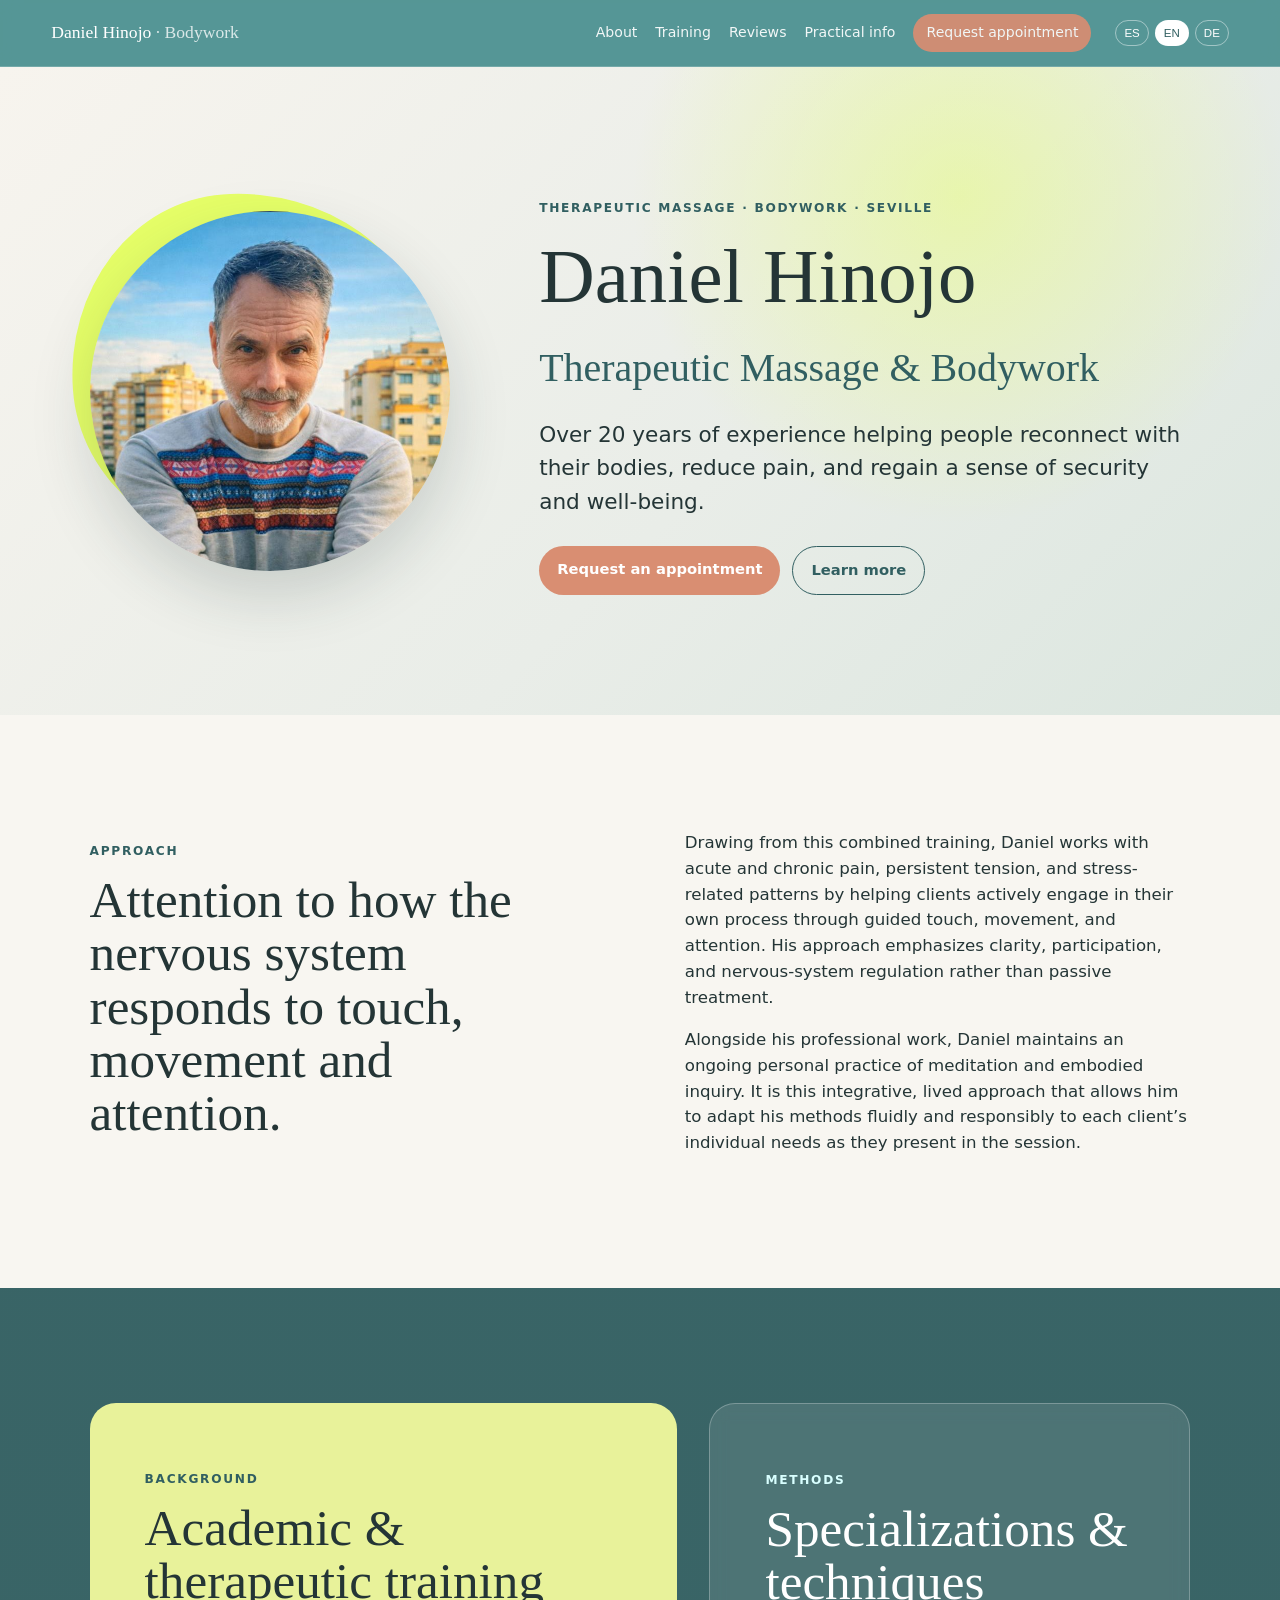
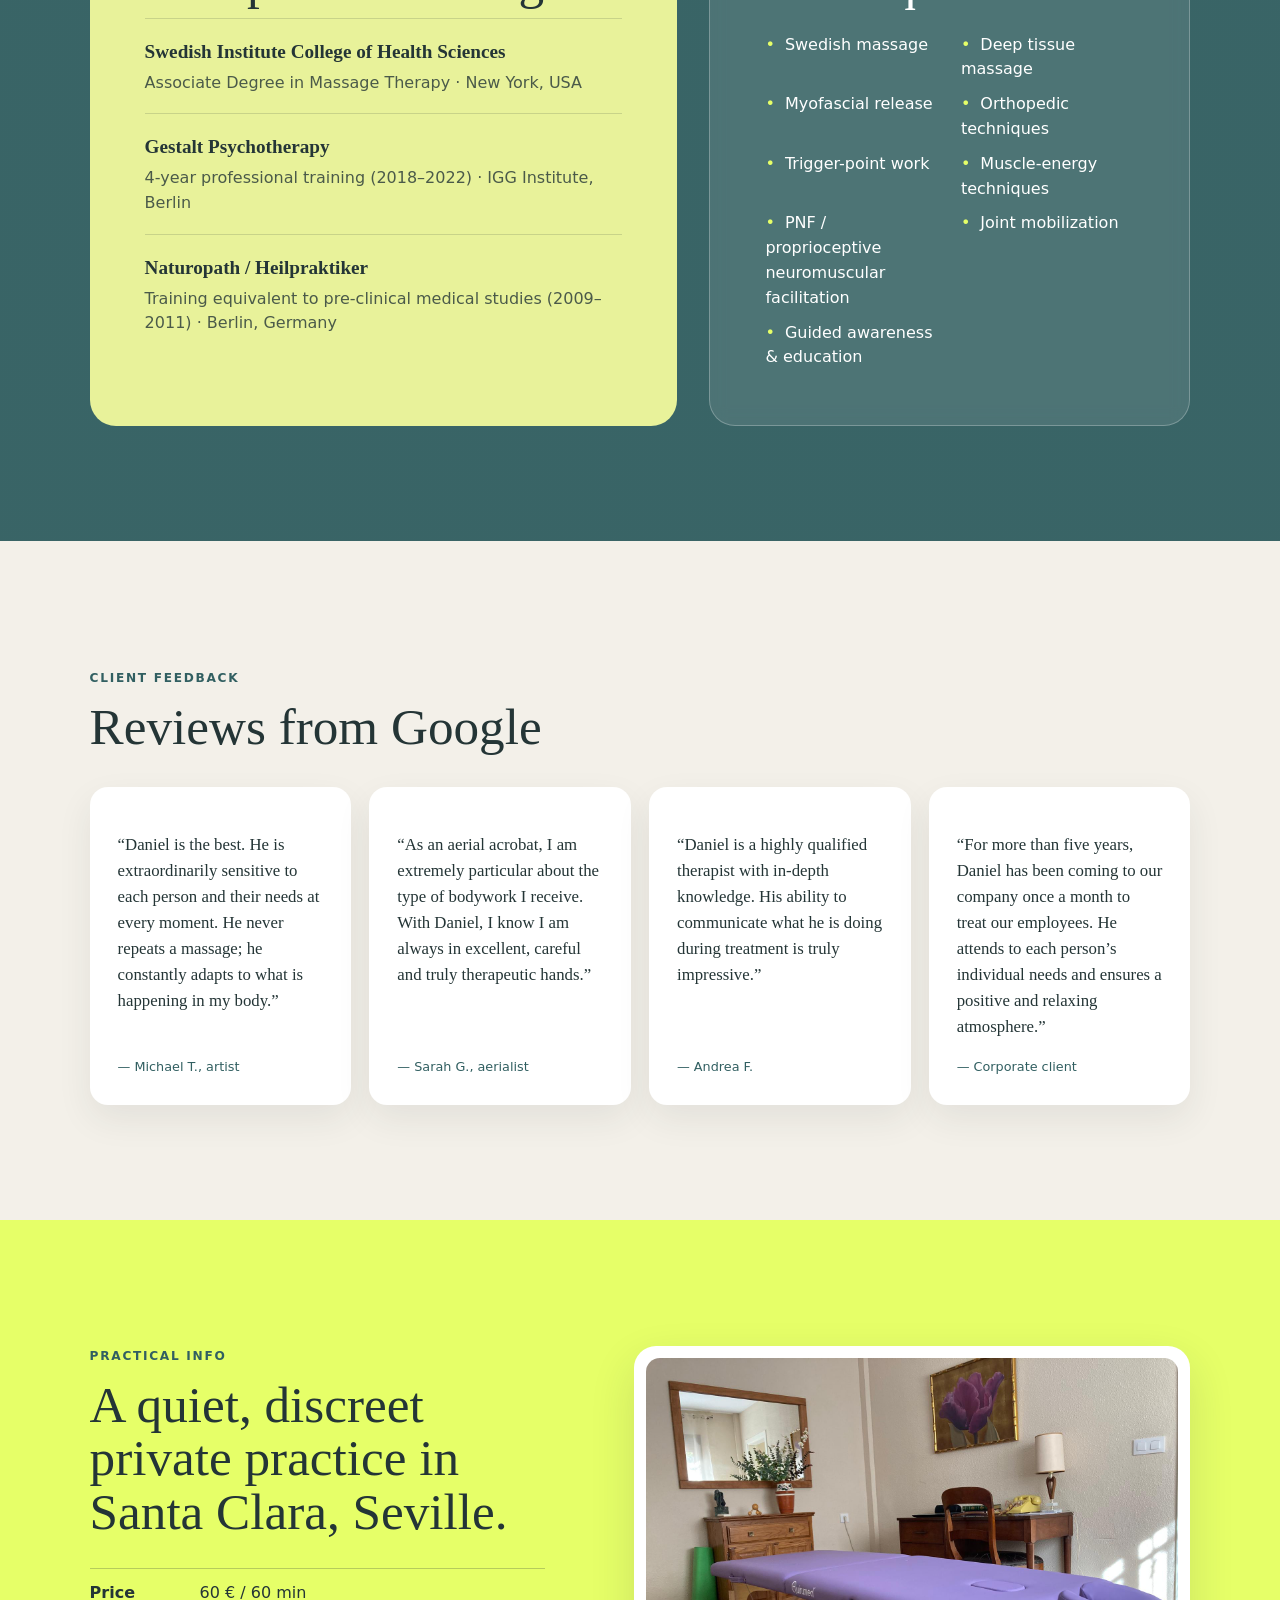
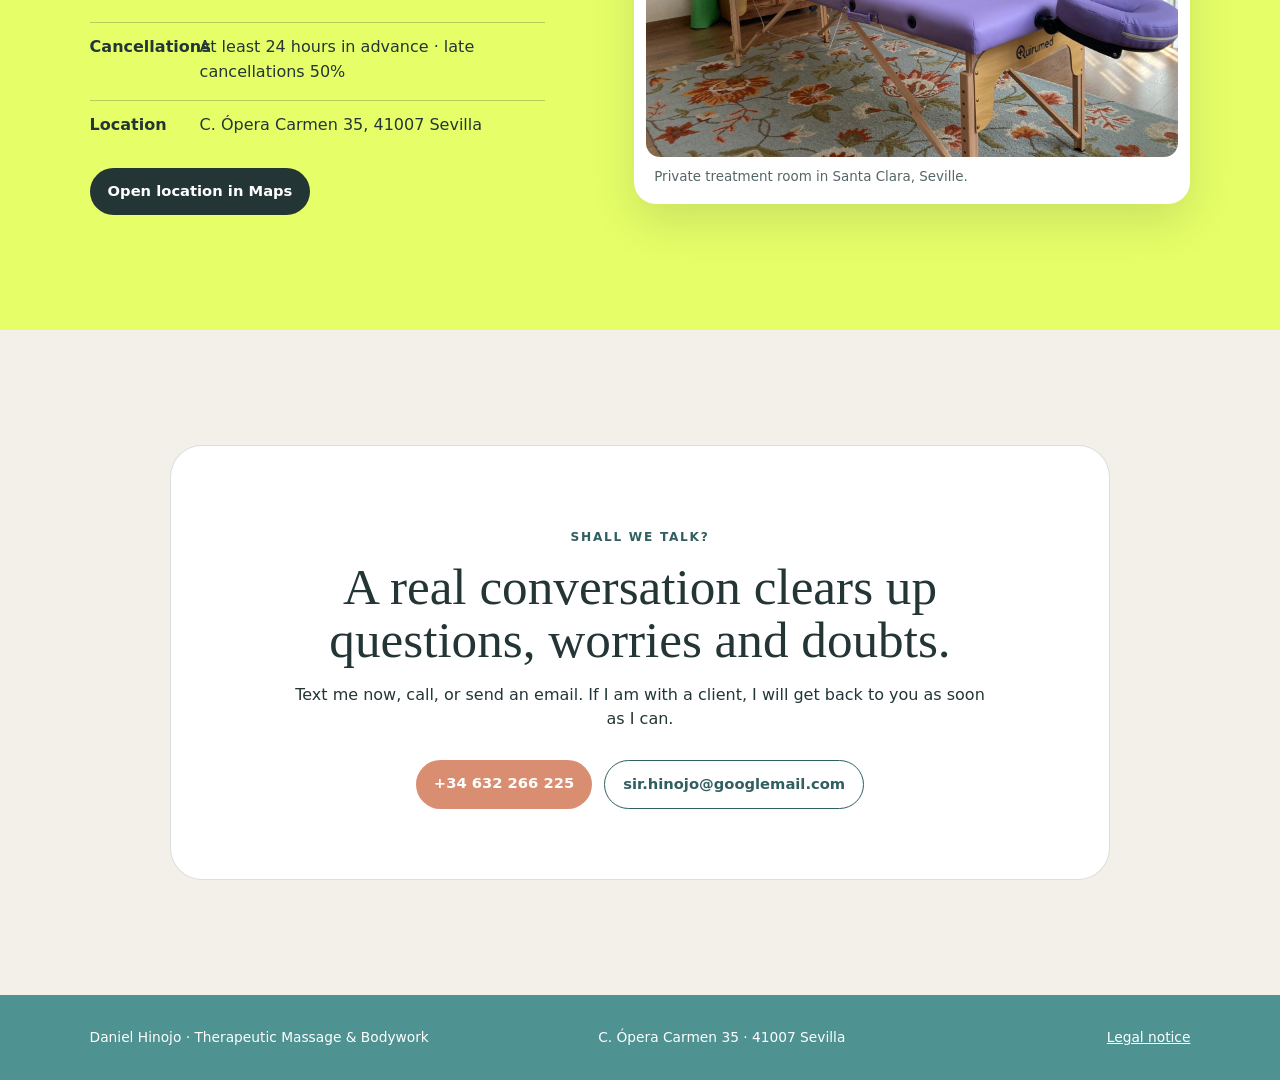
<file: index.html>
<!doctype html>
<html lang="en">
<head>
  <meta charset="utf-8">
  <meta name="viewport" content="width=device-width, initial-scale=1">
  <meta name="description" content="Daniel Hinojo — therapeutic massage and bodywork in Seville.">
  <title>Daniel Hinojo · Therapeutic Massage & Bodywork</title>
  <link rel="stylesheet" href="styles.css">
  <script defer src="script.js"></script>
</head>
<body>
  <header class="site-header">
    <a class="brand" href="#top">Daniel Hinojo <span>· Bodywork</span></a>
    <nav class="nav">
      <a href="#about" data-i18n="navAbout">About</a>
      <a href="#training" data-i18n="navTraining">Training</a>
      <a href="#reviews" data-i18n="navReviews">Reviews</a>
      <a href="#practical" data-i18n="navPractical">Practical info</a>
      <a class="nav-cta" href="#contact" data-i18n="navBook">Request appointment</a>
    </nav>
    <div class="language-switcher" aria-label="Language">
      <button data-lang="es">ES</button>
      <button data-lang="en" class="active">EN</button>
      <button data-lang="de">DE</button>
    </div>
  </header>

  <main id="top">
    <section class="hero">
      <div class="hero-inner">
        <div class="portrait-wrap">
          <img src="images/daniel-portrait.jpg" alt="Portrait of Daniel Hinojo" class="portrait">
        </div>
        <div class="hero-copy">
          <p class="eyebrow" data-i18n="eyebrow">Therapeutic massage · Bodywork · Seville</p>
          <h1 data-i18n="heroTitle">Daniel Hinojo<br><span>Therapeutic Massage & Bodywork</span></h1>
          <p class="hero-lede" data-i18n="heroLede">
            Over 20 years of experience helping people reconnect with their bodies, reduce pain,
            and regain a sense of security and well-being.
          </p>
          <div class="hero-actions">
            <a class="button primary" href="#contact" data-i18n="bookButton">Request an appointment</a>
            <a class="button secondary" href="#about" data-i18n="learnMore">Learn more</a>
          </div>
        </div>
      </div>
    </section>

    <section id="about" class="section section-soft">
      <div class="two-col">
        <div>
          <p class="section-kicker" data-i18n="aboutKicker">Approach</p>
          <h2 data-i18n="aboutTitle">Attention to how the nervous system responds to touch, movement and attention.</h2>
        </div>
        <div class="prose">
          <p data-i18n="aboutP1">
            Drawing from this combined training, Daniel works with acute and chronic pain,
            persistent tension, and stress-related patterns by helping clients actively engage in
            their own process through guided touch, movement, and attention. His approach emphasizes
            clarity, participation, and nervous-system regulation rather than passive treatment.
          </p>
          <p data-i18n="aboutP2">
            Alongside his professional work, Daniel maintains an ongoing personal practice of
            meditation and embodied inquiry. It is this integrative, lived approach that allows him
            to adapt his methods fluidly and responsibly to each client’s individual needs as they
            present in the session.
          </p>
        </div>
      </div>
    </section>

    <section id="training" class="section section-dark">
      <div class="training-grid">
        <div class="training-card">
          <p class="section-kicker" data-i18n="trainingKicker">Background</p>
          <h2 data-i18n="trainingTitle">Academic & therapeutic training</h2>

          <div class="credential">
            <h3>Swedish Institute College of Health Sciences</h3>
            <p data-i18n="cred1">Associate Degree in Massage Therapy · New York, USA</p>
          </div>

          <div class="credential">
            <h3 data-i18n="gestaltTitle">Gestalt Psychotherapy</h3>
            <p data-i18n="cred2">4-year professional training (2018–2022) · IGG Institute, Berlin</p>
          </div>

          <div class="credential">
            <h3 data-i18n="heilTitle">Naturopath / Heilpraktiker</h3>
            <p data-i18n="cred3">Training equivalent to pre-clinical medical studies (2009–2011) · Berlin, Germany</p>
          </div>
        </div>

        <div class="techniques-card">
          <p class="section-kicker" data-i18n="techKicker">Methods</p>
          <h2 data-i18n="techTitle">Specializations & techniques</h2>
          <ul class="tech-list">
            <li data-i18n="t1">Swedish massage</li>
            <li data-i18n="t2">Deep tissue massage</li>
            <li data-i18n="t3">Myofascial release</li>
            <li data-i18n="t4">Orthopedic techniques</li>
            <li data-i18n="t5">Trigger-point work</li>
            <li data-i18n="t6">Muscle-energy techniques</li>
            <li data-i18n="t7">PNF / proprioceptive neuromuscular facilitation</li>
            <li data-i18n="t8">Joint mobilization</li>
            <li data-i18n="t9">Guided awareness & education</li>
          </ul>
        </div>
      </div>
    </section>

    <section id="reviews" class="section">
      <div class="section-heading">
        <p class="section-kicker" data-i18n="reviewKicker">Client feedback</p>
        <h2 data-i18n="reviewTitle">Reviews from Google</h2>
      </div>
      <div class="reviews-grid">
        <blockquote>
          <p data-i18n="r1">“Daniel is the best. He is extraordinarily sensitive to each person and their needs at every moment. He never repeats a massage; he constantly adapts to what is happening in my body.”</p>
          <cite>— Michael T., artist</cite>
        </blockquote>
        <blockquote>
          <p data-i18n="r2">“As an aerial acrobat, I am extremely particular about the type of bodywork I receive. With Daniel, I know I am always in excellent, careful and truly therapeutic hands.”</p>
          <cite>— Sarah G., aerialist</cite>
        </blockquote>
        <blockquote>
          <p data-i18n="r3">“Daniel is a highly qualified therapist with in-depth knowledge. His ability to communicate what he is doing during treatment is truly impressive.”</p>
          <cite>— Andrea F.</cite>
        </blockquote>
        <blockquote>
          <p data-i18n="r4">“For more than five years, Daniel has been coming to our company once a month to treat our employees. He attends to each person’s individual needs and ensures a positive and relaxing atmosphere.”</p>
          <cite>— Corporate client</cite>
        </blockquote>
      </div>
    </section>

    <section id="practical" class="section section-lime">
      <div class="practical-grid">
        <div class="practical-copy">
          <p class="section-kicker" data-i18n="practicalKicker">Practical info</p>
          <h2 data-i18n="practicalTitle">A quiet, discreet private practice in Santa Clara, Seville.</h2>
          <dl>
            <div><dt data-i18n="priceLabel">Price</dt><dd>60 € / 60 min</dd></div>
            <div><dt data-i18n="cancelLabel">Cancellations</dt><dd data-i18n="cancelText">At least 24 hours in advance · late cancellations 50%</dd></div>
            <div><dt data-i18n="locationLabel">Location</dt><dd>C. Ópera Carmen 35, 41007 Sevilla</dd></div>
          </dl>
          <a class="button dark" href="https://www.google.com/maps/search/?api=1&query=C.%20%C3%93pera%20Carmen%2035%2C%2041007%20Sevilla" target="_blank" rel="noopener" data-i18n="mapButton">Open location in Maps</a>
        </div>
        <figure class="room-card">
          <img src="images/treatment-room.jpg" alt="Daniel Hinojo's treatment room in Seville">
          <figcaption data-i18n="roomCaption">Private treatment room in Santa Clara, Seville.</figcaption>
        </figure>
      </div>
    </section>

    <section id="contact" class="section contact-section">
      <div class="contact-panel">
        <p class="section-kicker" data-i18n="contactKicker">Shall we talk?</p>
        <h2 data-i18n="contactTitle">A real conversation clears up questions, worries and doubts.</h2>
        <p data-i18n="contactText">Text me now, call, or send an email. If I am with a client, I will get back to you as soon as I can.</p>
        <div class="contact-actions">
          <a class="button primary" href="tel:+34632266225">+34 632 266 225</a>
          <a class="button secondary" href="mailto:sir.hinojo@googlemail.com">sir.hinojo@googlemail.com</a>
        </div>
      </div>
    </section>
  </main>

  <footer>
    <div>Daniel Hinojo · <span data-i18n="footerWork">Therapeutic Massage & Bodywork</span></div>
    <div>C. Ópera Carmen 35 · 41007 Sevilla</div>
    <div><a href="legal.html" data-i18n="legalLink">Legal notice</a></div>
  </footer>
</body>
</html>
</file>
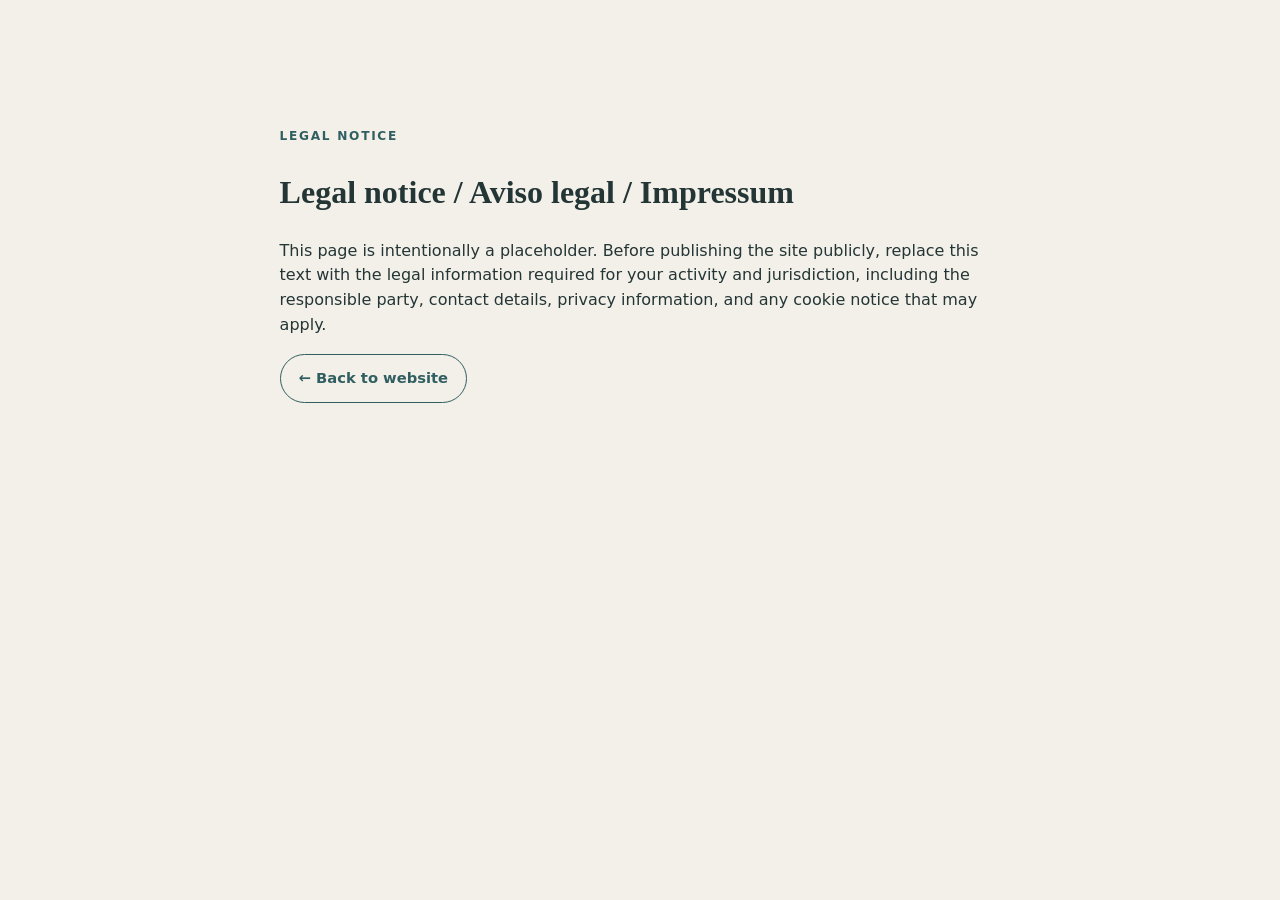
<file: legal.html>
<!doctype html>
<html lang="en">
<head>
  <meta charset="utf-8">
  <meta name="viewport" content="width=device-width, initial-scale=1">
  <title>Legal notice · Daniel Hinojo</title>
  <link rel="stylesheet" href="styles.css">
</head>
<body>
  <main class="section" style="max-width:900px;margin:auto">
    <p class="section-kicker">Legal notice</p>
    <h1 style="font-family:Georgia,serif">Legal notice / Aviso legal / Impressum</h1>
    <p>This page is intentionally a placeholder. Before publishing the site publicly, replace this text with the legal information required for your activity and jurisdiction, including the responsible party, contact details, privacy information, and any cookie notice that may apply.</p>
    <p><a class="button secondary" href="index.html">← Back to website</a></p>
  </main>
</body>
</html>
</file>
<file: styles.css>
:root{
  --teal:#4f9292;
  --teal-dark:#315f61;
  --lime:#e6ff68;
  --lime-soft:#e8f29a;
  --ink:#243536;
  --paper:#f3f0e9;
  --white:#ffffff;
  --salmon:#d98e72;
  --line:rgba(36,53,54,.16);
}
*{box-sizing:border-box}
html{scroll-behavior:smooth}
body{margin:0;font-family:Inter, ui-sans-serif, system-ui, -apple-system, BlinkMacSystemFont, "Segoe UI", sans-serif;color:var(--ink);background:var(--paper);line-height:1.55}
a{color:inherit}
img{max-width:100%;display:block}
.site-header{position:sticky;top:0;z-index:10;display:grid;grid-template-columns:auto 1fr auto;gap:24px;align-items:center;padding:14px clamp(18px,4vw,64px);background:rgba(79,146,146,.96);color:white;backdrop-filter:blur(10px);border-bottom:1px solid rgba(255,255,255,.18)}
.brand{text-decoration:none;font-family:Georgia,serif;font-size:1.1rem;white-space:nowrap}
.brand span{opacity:.78}
.nav{display:flex;justify-content:flex-end;gap:18px;align-items:center;font-size:.88rem}
.nav a{text-decoration:none;opacity:.92}
.nav a:hover{opacity:1;text-decoration:underline}
.nav-cta{background:var(--salmon);padding:8px 13px;border-radius:999px}
.language-switcher{display:flex;gap:6px}
.language-switcher button{border:1px solid rgba(255,255,255,.45);background:transparent;color:white;border-radius:999px;padding:6px 8px;font-size:.72rem;cursor:pointer}
.language-switcher button.active{background:white;color:var(--teal-dark)}
.hero{min-height:72vh;display:flex;align-items:center;padding:clamp(60px,8vw,120px) clamp(20px,7vw,120px);background:
radial-gradient(circle at 75% 20%,rgba(230,255,104,.46),transparent 30%),
linear-gradient(135deg,#f7f4ee 0%,#e9ede8 58%,#dbe6df 100%)}
.hero-inner{width:min(1150px,100%);margin:auto;display:grid;grid-template-columns:minmax(220px,360px) 1fr;gap:clamp(36px,7vw,90px);align-items:center}
.portrait-wrap{position:relative}
.portrait-wrap:before{content:"";position:absolute;inset:-18px 24px 24px -18px;background:var(--lime);border-radius:46% 54% 48% 52%/52% 46% 54% 48%;transform:rotate(-4deg)}
.portrait{position:relative;aspect-ratio:1/1;object-fit:cover;border-radius:50%;box-shadow:0 25px 60px rgba(36,53,54,.18)}
.eyebrow,.section-kicker{text-transform:uppercase;letter-spacing:.14em;font-size:.76rem;font-weight:700;color:var(--teal-dark)}
.hero h1,.section h2{font-family:Georgia, "Times New Roman", serif;font-weight:500;line-height:1.04}
.hero h1{font-size:clamp(2.65rem,6vw,5.4rem);margin:.25em 0}
.hero h1 span{font-size:.52em;color:var(--teal-dark)}
.hero-lede{font-size:clamp(1.08rem,2vw,1.35rem);max-width:720px}
.hero-actions,.contact-actions{display:flex;flex-wrap:wrap;gap:12px;margin-top:28px}
.button{display:inline-block;text-decoration:none;border-radius:999px;padding:12px 18px;font-weight:700;font-size:.92rem;transition:.2s ease}
.button:hover{transform:translateY(-1px)}
.primary{background:var(--salmon);color:white}
.secondary{border:1px solid var(--teal-dark);color:var(--teal-dark);background:transparent}
.dark{background:var(--ink);color:white}
.section{padding:clamp(70px,9vw,130px) clamp(20px,7vw,120px)}
.section-soft{background:#f8f6f1}
.two-col{width:min(1120px,100%);margin:auto;display:grid;grid-template-columns:1fr 1fr;gap:clamp(36px,7vw,100px)}
.section h2{font-size:clamp(2.1rem,4vw,4rem);margin:.2em 0}
.prose{font-size:1.04rem}
.prose p:first-child{margin-top:0}
.section-dark{background:linear-gradient(rgba(49,95,97,.96),rgba(49,95,97,.96)),url("images/treatment-room.jpg") center/cover fixed;color:white}
.training-grid{width:min(1120px,100%);margin:auto;display:grid;grid-template-columns:1.1fr .9fr;gap:32px}
.training-card,.techniques-card{padding:clamp(28px,5vw,55px);border-radius:26px}
.training-card{background:var(--lime-soft);color:var(--ink)}
.techniques-card{background:rgba(255,255,255,.1);border:1px solid rgba(255,255,255,.26);backdrop-filter:blur(8px)}
.section-dark .techniques-card .section-kicker{color:#d9ffff}
.credential{border-top:1px solid var(--line);padding:18px 0}
.credential h3{margin:0 0 4px;font-family:Georgia,serif;font-size:1.2rem}
.credential p{margin:0;opacity:.8}
.tech-list{list-style:none;padding:0;margin:24px 0 0;display:grid;grid-template-columns:1fr 1fr;gap:10px 22px}
.tech-list li:before{content:"•";color:var(--lime);margin-right:10px}
.section-heading{width:min(1120px,100%);margin:0 auto 34px}
.reviews-grid{width:min(1120px,100%);margin:auto;display:grid;grid-template-columns:repeat(4,1fr);gap:18px}
blockquote{margin:0;background:white;padding:28px;border-radius:18px;box-shadow:0 14px 35px rgba(36,53,54,.08);display:flex;flex-direction:column;justify-content:space-between;min-height:280px}
blockquote p{font-family:Georgia,serif;font-size:1.05rem}
blockquote cite{font-style:normal;font-size:.8rem;color:var(--teal-dark)}
.section-lime{background:var(--lime)}
.practical-grid{width:min(1120px,100%);margin:auto;display:grid;grid-template-columns:.9fr 1.1fr;gap:clamp(36px,7vw,90px);align-items:center}
.practical-copy dl{margin:30px 0;display:grid;gap:16px}
.practical-copy dl div{display:grid;grid-template-columns:110px 1fr;border-top:1px solid rgba(36,53,54,.25);padding-top:12px}
dt{font-weight:800}
dd{margin:0}
.room-card{margin:0;background:white;padding:12px;border-radius:22px;box-shadow:0 18px 45px rgba(36,53,54,.14)}
.room-card img{border-radius:14px;aspect-ratio:4/3;object-fit:cover}
.room-card figcaption{padding:10px 8px 4px;font-size:.84rem;color:#566}
.contact-section{background:var(--paper)}
.contact-panel{width:min(940px,100%);margin:auto;text-align:center;padding:clamp(30px,6vw,70px);border:1px solid var(--line);border-radius:32px;background:white}
.contact-panel h2{max-width:780px;margin:.25em auto}
.contact-panel p{max-width:700px;margin-left:auto;margin-right:auto}
.contact-actions{justify-content:center}
footer{display:grid;grid-template-columns:1fr 1fr auto;gap:22px;padding:32px clamp(20px,7vw,120px);background:var(--teal);color:white;font-size:.86rem}
footer a{color:white}
@media (max-width:980px){
  .site-header{grid-template-columns:1fr auto}.nav{display:none}.brand{white-space:normal}
  .hero-inner,.two-col,.training-grid,.practical-grid{grid-template-columns:1fr}
  .portrait-wrap{max-width:310px}
  .reviews-grid{grid-template-columns:1fr 1fr}
  .tech-list{grid-template-columns:1fr}
}
@media (max-width:620px){
  .site-header{padding:12px 16px}.brand span{display:none}
  .hero{padding-top:52px}.hero-inner{gap:34px}
  .hero h1{font-size:2.65rem}
  .reviews-grid{grid-template-columns:1fr}
  blockquote{min-height:auto}
  .practical-copy dl div{grid-template-columns:1fr;gap:4px}
  footer{grid-template-columns:1fr}
}
</file>
